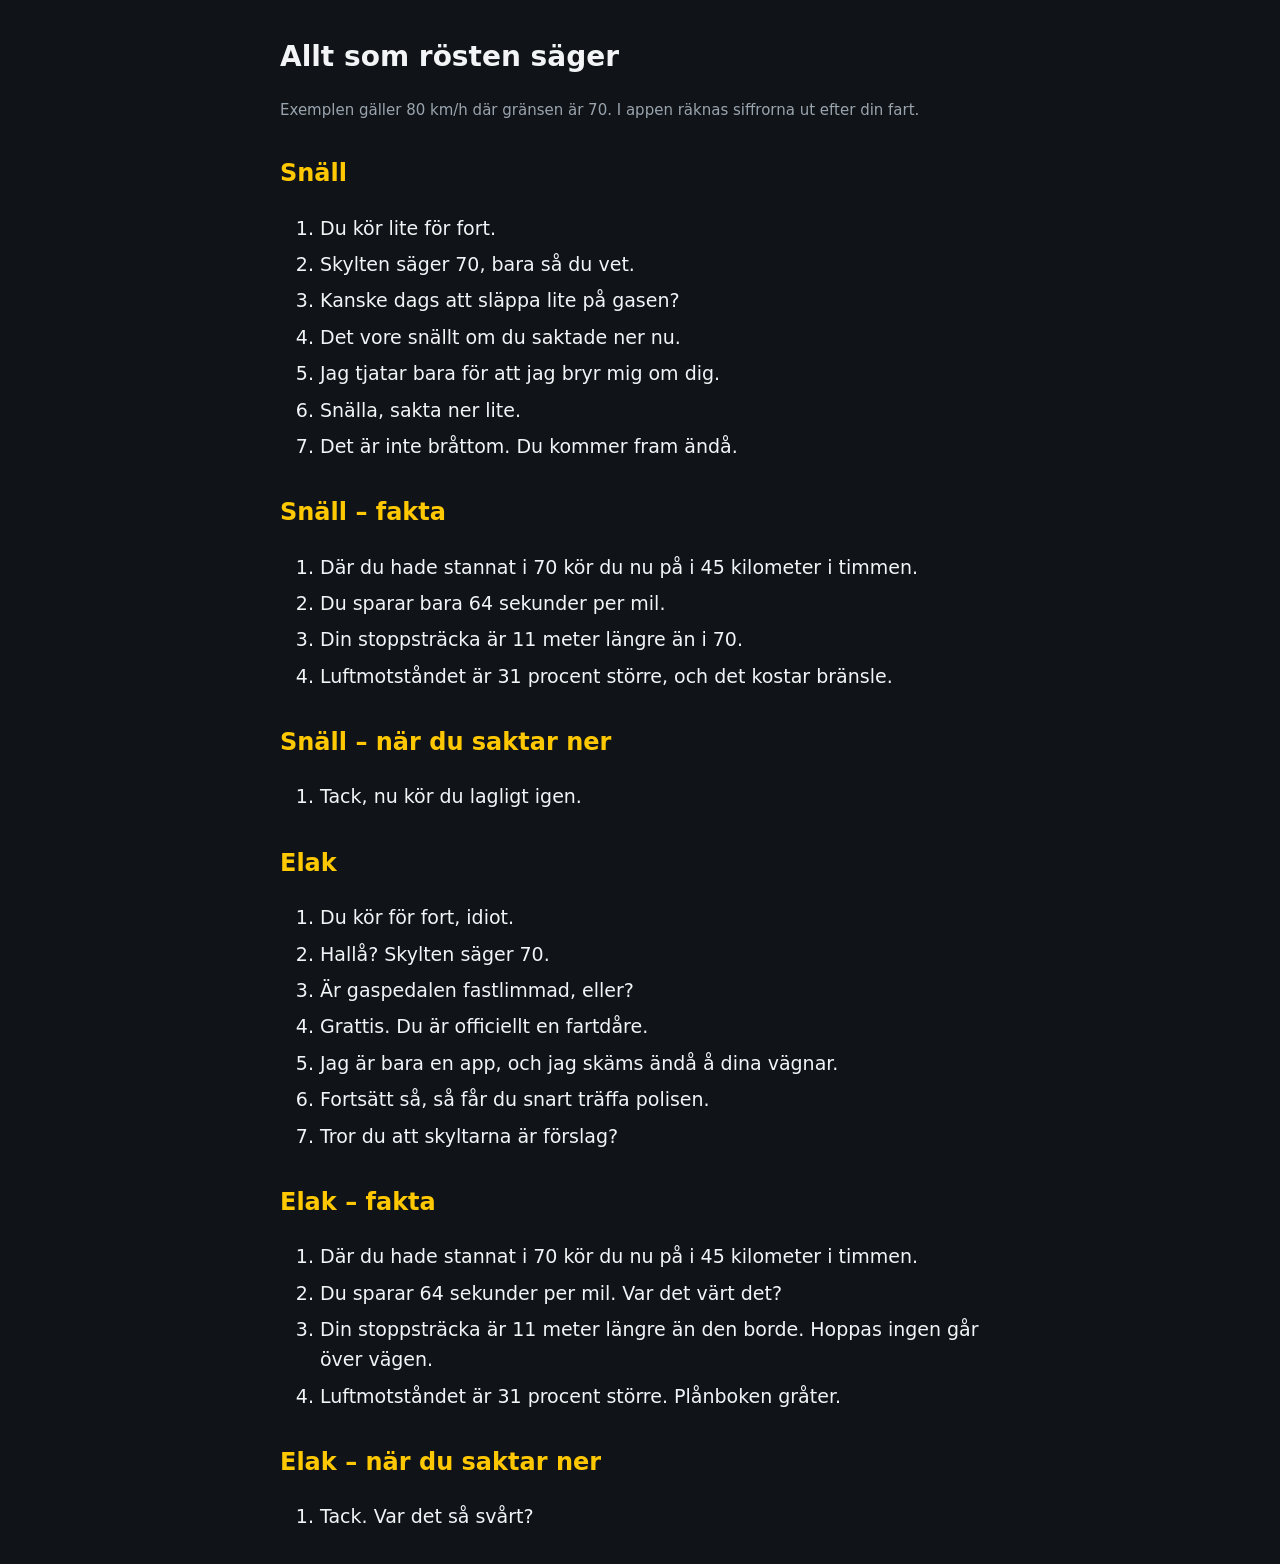
<file: webb/fraser.html>
<!doctype html>
<html lang="sv">
<head>
  <meta charset="utf-8">
  <meta name="viewport" content="width=device-width, initial-scale=1">
  <meta name="robots" content="noindex">
  <title>Fraser</title>
  <style>
    body { margin: 0; background: #101418; color: #f2f4f6; font-family: system-ui, sans-serif;
           line-height: 1.6; padding: 16px; }
    main { max-width: 720px; margin: 0 auto; }
    h1 { font-size: 28px; }
    h2 { margin-top: 32px; color: #ffc800; }
    p.info { color: #9aa4ae; font-size: 15px; }
    li { margin: 6px 0; font-size: 19px; }
  </style>
</head>
<body>
<main>
  <h1>Allt som rösten säger</h1>
  <p class="info">Exemplen gäller 80 km/h där gränsen är 70. I appen räknas siffrorna ut efter din fart.</p>

  <h2>Snäll</h2>
  <ol>
    <li>Du kör lite för fort.</li>
    <li>Skylten säger 70, bara så du vet.</li>
    <li>Kanske dags att släppa lite på gasen?</li>
    <li>Det vore snällt om du saktade ner nu.</li>
    <li>Jag tjatar bara för att jag bryr mig om dig.</li>
    <li>Snälla, sakta ner lite.</li>
    <li>Det är inte bråttom. Du kommer fram ändå.</li>
  </ol>

  <h2>Snäll – fakta</h2>
  <ol>
    <li>Där du hade stannat i 70 kör du nu på i 45 kilometer i timmen.</li>
    <li>Du sparar bara 64 sekunder per mil.</li>
    <li>Din stoppsträcka är 11 meter längre än i 70.</li>
    <li>Luftmotståndet är 31 procent större, och det kostar bränsle.</li>
  </ol>

  <h2>Snäll – när du saktar ner</h2>
  <ol>
    <li>Tack, nu kör du lagligt igen.</li>
  </ol>

  <h2>Elak</h2>
  <ol>
    <li>Du kör för fort, idiot.</li>
    <li>Hallå? Skylten säger 70.</li>
    <li>Är gaspedalen fastlimmad, eller?</li>
    <li>Grattis. Du är officiellt en fartdåre.</li>
    <li>Jag är bara en app, och jag skäms ändå å dina vägnar.</li>
    <li>Fortsätt så, så får du snart träffa polisen.</li>
    <li>Tror du att skyltarna är förslag?</li>
  </ol>

  <h2>Elak – fakta</h2>
  <ol>
    <li>Där du hade stannat i 70 kör du nu på i 45 kilometer i timmen.</li>
    <li>Du sparar 64 sekunder per mil. Var det värt det?</li>
    <li>Din stoppsträcka är 11 meter längre än den borde. Hoppas ingen går över vägen.</li>
    <li>Luftmotståndet är 31 procent större. Plånboken gråter.</li>
  </ol>

  <h2>Elak – när du saktar ner</h2>
  <ol>
    <li>Tack. Var det så svårt?</li>
  </ol>
</main>
</body>
</html>
</file>
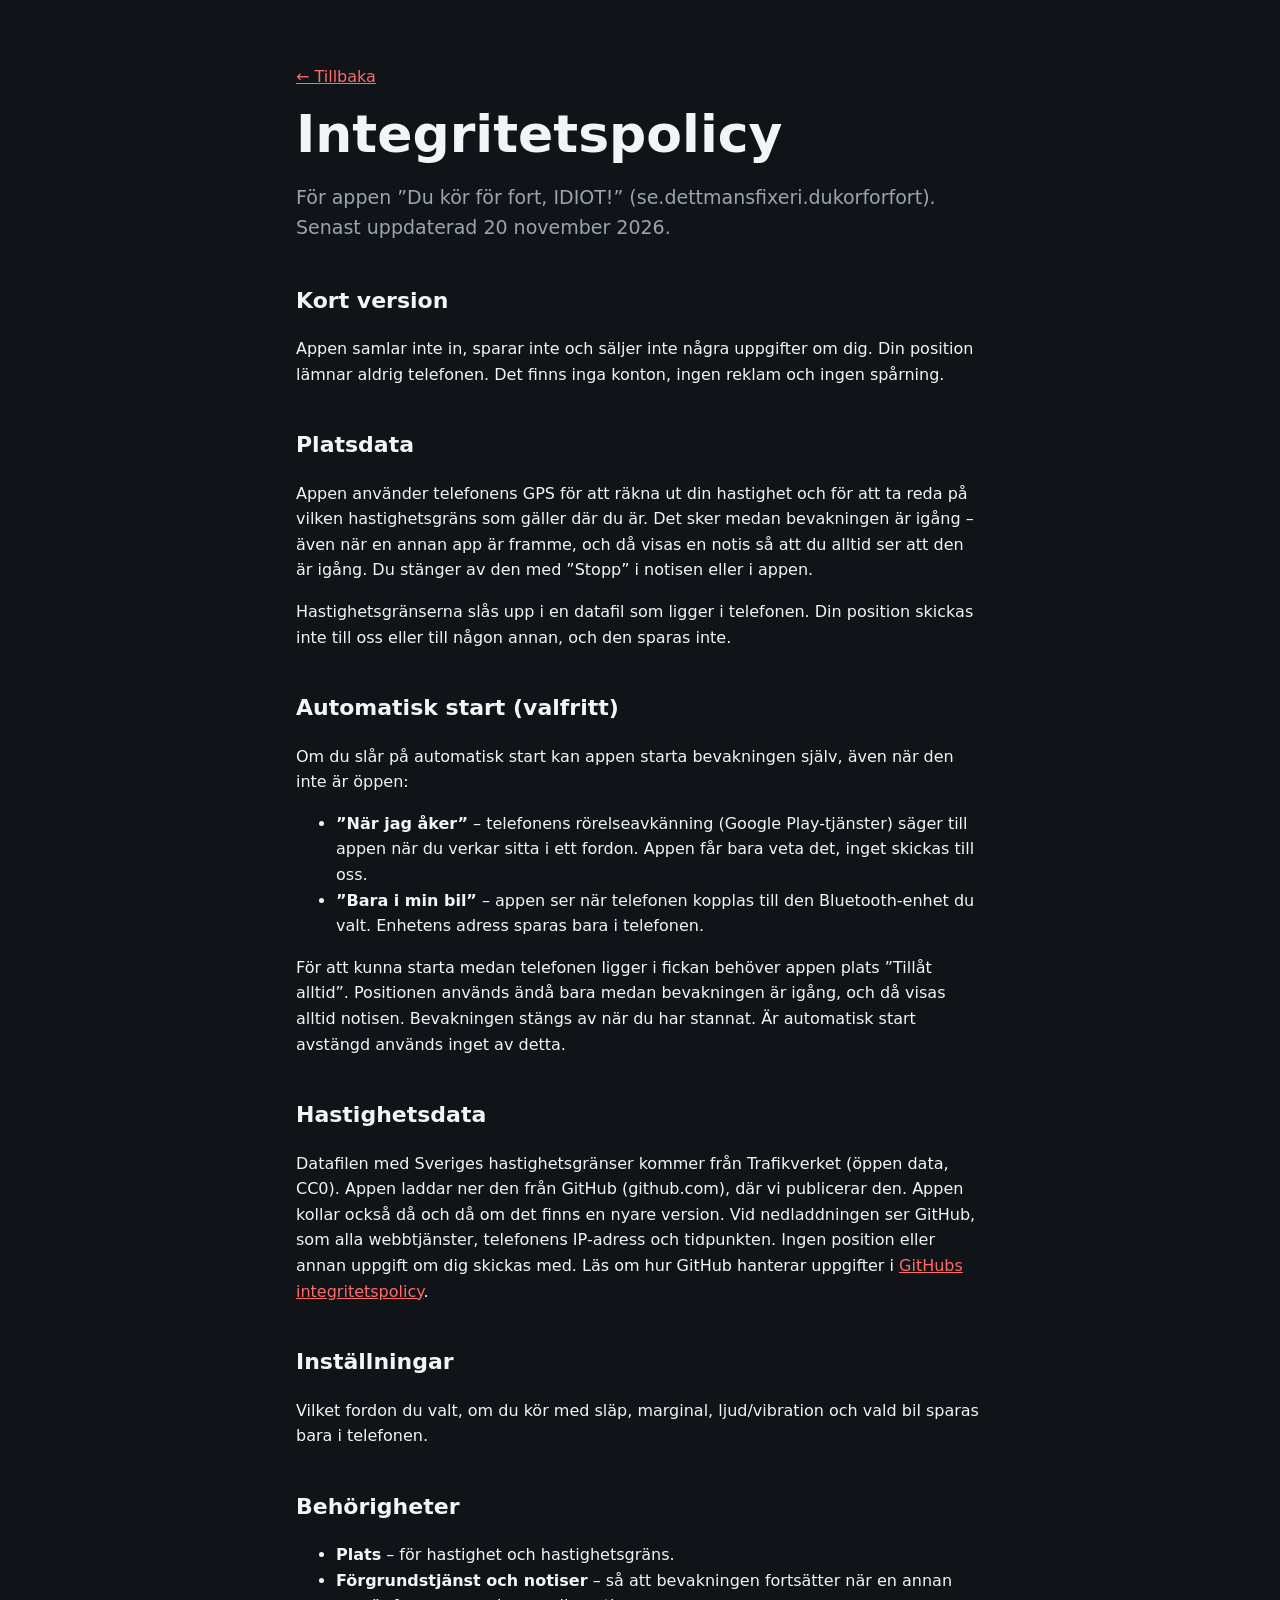
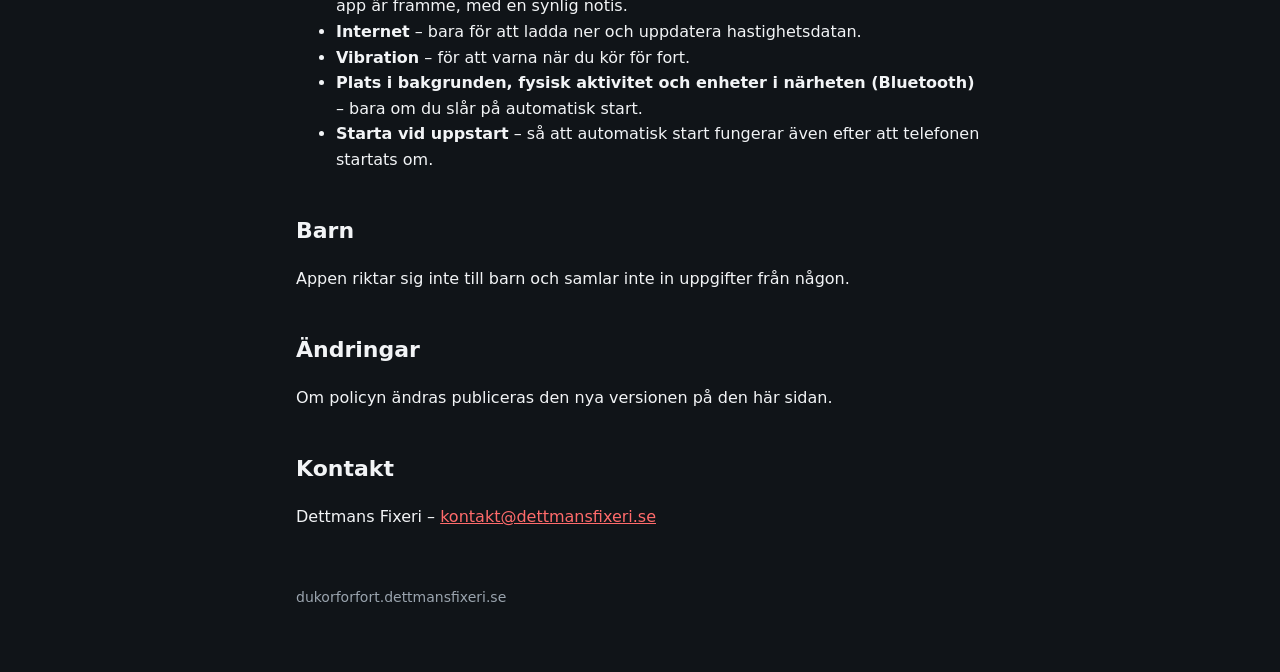
<file: webb/integritetspolicy.html>
<!doctype html>
<html lang="sv">
<head>
  <meta charset="utf-8">
  <meta name="viewport" content="width=device-width, initial-scale=1">
  <title>Integritetspolicy – Du kör för fort, IDIOT!</title>
  <link rel="stylesheet" href="style.css">
</head>
<body>
<main>
  <p><a href="index.html">← Tillbaka</a></p>
  <h1>Integritetspolicy</h1>
  <p class="lead">För appen ”Du kör för fort, IDIOT!” (se.dettmansfixeri.dukorforfort). Senast uppdaterad 20 november 2026.</p>

  <h2>Kort version</h2>
  <p>Appen samlar inte in, sparar inte och säljer inte några uppgifter om dig. Din position lämnar aldrig telefonen. Det finns inga konton, ingen reklam och ingen spårning.</p>

  <h2>Platsdata</h2>
  <p>Appen använder telefonens GPS för att räkna ut din hastighet och för att ta reda på vilken hastighetsgräns som gäller där du är. Det sker medan bevakningen är igång – även när en annan app är framme, och då visas en notis så att du alltid ser att den är igång. Du stänger av den med ”Stopp” i notisen eller i appen.</p>
  <p>Hastighetsgränserna slås upp i en datafil som ligger i telefonen. Din position skickas inte till oss eller till någon annan, och den sparas inte.</p>

  <h2>Automatisk start (valfritt)</h2>
  <p>Om du slår på automatisk start kan appen starta bevakningen själv, även när den inte är öppen:</p>
  <ul>
    <li><strong>”När jag åker”</strong> – telefonens rörelseavkänning (Google Play-tjänster) säger till appen när du verkar sitta i ett fordon. Appen får bara veta det, inget skickas till oss.</li>
    <li><strong>”Bara i min bil”</strong> – appen ser när telefonen kopplas till den Bluetooth-enhet du valt. Enhetens adress sparas bara i telefonen.</li>
  </ul>
  <p>För att kunna starta medan telefonen ligger i fickan behöver appen plats ”Tillåt alltid”. Positionen används ändå bara medan bevakningen är igång, och då visas alltid notisen. Bevakningen stängs av när du har stannat. Är automatisk start avstängd används inget av detta.</p>

  <h2>Hastighetsdata</h2>
  <p>Datafilen med Sveriges hastighetsgränser kommer från Trafikverket (öppen data, CC0). Appen laddar ner den från GitHub (github.com), där vi publicerar den. Appen kollar också då och då om det finns en nyare version. Vid nedladdningen ser GitHub, som alla webbtjänster, telefonens IP-adress och tidpunkten. Ingen position eller annan uppgift om dig skickas med. Läs om hur GitHub hanterar uppgifter i <a href="https://docs.github.com/site-policy/privacy-policies/github-general-privacy-statement">GitHubs integritetspolicy</a>.</p>

  <h2>Inställningar</h2>
  <p>Vilket fordon du valt, om du kör med släp, marginal, ljud/vibration och vald bil sparas bara i telefonen.</p>

  <h2>Behörigheter</h2>
  <ul>
    <li><strong>Plats</strong> – för hastighet och hastighetsgräns.</li>
    <li><strong>Förgrundstjänst och notiser</strong> – så att bevakningen fortsätter när en annan app är framme, med en synlig notis.</li>
    <li><strong>Internet</strong> – bara för att ladda ner och uppdatera hastighetsdatan.</li>
    <li><strong>Vibration</strong> – för att varna när du kör för fort.</li>
    <li><strong>Plats i bakgrunden, fysisk aktivitet och enheter i närheten (Bluetooth)</strong> – bara om du slår på automatisk start.</li>
    <li><strong>Starta vid uppstart</strong> – så att automatisk start fungerar även efter att telefonen startats om.</li>
  </ul>

  <h2>Barn</h2>
  <p>Appen riktar sig inte till barn och samlar inte in uppgifter från någon.</p>

  <h2>Ändringar</h2>
  <p>Om policyn ändras publiceras den nya versionen på den här sidan.</p>

  <h2>Kontakt</h2>
  <p>Dettmans Fixeri – <a href="mailto:kontakt@dettmansfixeri.se">kontakt@dettmansfixeri.se</a></p>

  <footer>dukorforfort.dettmansfixeri.se</footer>
</main>
</body>
</html>
</file>
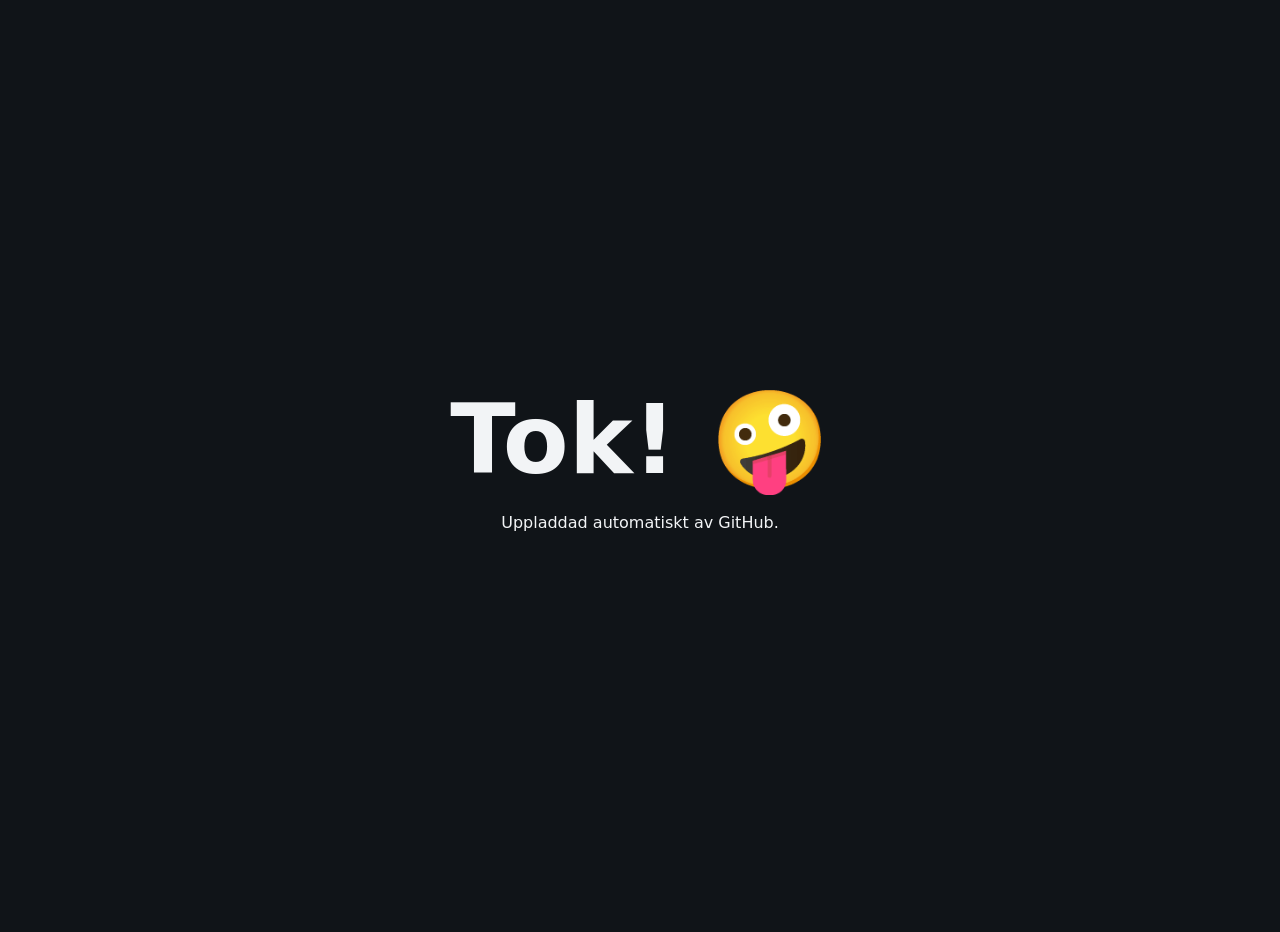
<file: webb/tok.html>
<!doctype html>
<html lang="sv">
<head>
  <meta charset="utf-8">
  <meta name="viewport" content="width=device-width, initial-scale=1">
  <title>Tok</title>
  <style>
    body { margin: 0; min-height: 100vh; display: grid; place-items: center; background: #101418; color: #f2f4f6;
           font-family: system-ui, sans-serif; text-align: center; padding: 16px; }
    h1 { font-size: clamp(40px, 12vw, 96px); margin: 0; }
  </style>
</head>
<body>
  <div>
    <h1>Tok! 🤪</h1>
    <p>Uppladdad automatiskt av GitHub.</p>
  </div>
</body>
</html>
</file>
<file: webb/style.css>
:root {
  --bg: #101418;
  --fg: #f2f4f6;
  --muted: #9aa4ae;
  --red: #d32f2f;
  --card: #1a2027;
}
* { box-sizing: border-box; }
body {
  margin: 0;
  background: var(--bg);
  color: var(--fg);
  font-family: system-ui, -apple-system, "Segoe UI", Roboto, sans-serif;
  line-height: 1.6;
}
main { max-width: 720px; margin: 0 auto; padding: 48px 16px 64px; }
/* Tratex – typsnittet på svenska vägmärken (Transportstyrelsen) */
@font-face { font-family: "Tratex"; src: url("fonts/TratexSvart.ttf") format("truetype"); font-display: swap; }
@font-face { font-family: "TratexVersal"; src: url("fonts/TratexPosVersal.ttf") format("truetype"); font-display: swap; }

/* ---------- Intro ---------- */
/* Färgen på skenet bakom: grönt under gränsen, gult på gränsen, rött över */
@property --glow { syntax: "<color>"; inherits: true; initial-value: rgba(0, 0, 0, 0); }
.hero {
  position: relative;
  max-width: 720px; margin: 0 auto; padding: 40px 16px 8px;
  --glow: rgba(0, 0, 0, 0);
  transition: --glow .35s;
}
.hero.counting { --glow: rgba(46, 204, 113, .38); }
.hero.at-limit { --glow: rgba(255, 200, 0, .42); }
.hero.over     { --glow: rgba(229, 57, 53, .5); }
html, body { overflow-x: clip; }
/* Skenet sträcker sig över hela bredden, utan hårda kanter */
.hero::before {
  content: ""; position: absolute; top: -40px; bottom: 0; left: calc(50% - 50vw); right: calc(50% - 50vw);
  background: radial-gradient(ellipse 60% 70% at 40% 25%, var(--glow), transparent 70%);
  pointer-events: none;
}
.hero.over::before { animation: glow .45s ease-in-out infinite alternate; }
.hero.done::before { animation: none; opacity: .55; }
@keyframes glow { from { opacity: .35; } to { opacity: 1; } }

.hero-row { position: relative; display: flex; align-items: center; gap: clamp(16px, 5vw, 40px); }
.sign { display: block; width: clamp(110px, 28vw, 160px); height: auto; flex: none; }
.hero.lvl3 .sign { animation: shake .1s linear 8; }
@keyframes shake {
  0%, 100% { transform: translate(0, 0); } 25% { transform: translate(-2px, 1px); }
  50% { transform: translate(2px, -1px); } 75% { transform: translate(-1px, -1px); }
}

.meter { position: relative; display: flex; align-items: baseline; gap: 10px; font-variant-numeric: tabular-nums; }
.speed {
  display: inline-block;
  font-family: "Tratex", system-ui, sans-serif;
  font-size: clamp(72px, 22vw, 136px); line-height: 1; color: #fff;
  min-width: 2ch; text-align: right;
  transform-origin: 50% 60%;
  transition: color .15s, transform .18s cubic-bezier(.3, 1.8, .5, 1);
}
/* Upptrappning över gränsen */
.hero.lvl2 .speed { transform: scale(1.12); }
.hero.lvl3 .speed { transform: scale(1.24); }
.hero.lvl2 .meter { animation: shake-s .11s linear infinite; }
.hero.lvl3 .meter { animation: shake-l .06s linear infinite; }
.hero.done .meter { animation: none; }
@keyframes shake-s {
  0%, 100% { transform: translate(0, 0); } 25% { transform: translate(-2px, 1px); }
  50% { transform: translate(2px, -1px); } 75% { transform: translate(-1px, -2px); }
}
@keyframes shake-l {
  0%, 100% { transform: translate(0, 0) rotate(0); } 20% { transform: translate(-6px, 3px) rotate(-1.5deg); }
  40% { transform: translate(5px, -4px) rotate(1deg); } 60% { transform: translate(-4px, -3px) rotate(1.5deg); }
  80% { transform: translate(6px, 4px) rotate(-1deg); }
}
/* Gnistor */
.spark {
  position: absolute; z-index: 5; width: var(--w); height: 5px; margin: -2.5px 0 0 0;
  border-radius: 3px; pointer-events: none;
  background: linear-gradient(90deg, rgba(255, 59, 48, 0), #ff3b30 35%, #fff3e0);
  box-shadow: 0 0 12px 3px rgba(255, 70, 40, .85);
  transform-origin: 0 50%;
  animation: spark var(--t) cubic-bezier(.15, .7, .3, 1) forwards;
}
@keyframes spark {
  0% { transform: rotate(var(--a)) translateX(12px); opacity: 1; }
  70% { opacity: 1; }
  100% { transform: rotate(var(--a)) translateX(var(--d)) scaleX(.3); opacity: 0; }
}
.unit { font-size: clamp(18px, 5vw, 26px); color: var(--muted); }
.hero.at-limit .speed { color: #FFC800; text-shadow: 0 0 20px rgba(255, 200, 0, .45); }
.hero.over .speed { color: #ff3b30; text-shadow: 0 0 24px rgba(255, 59, 48, .6); }

/* "Du kör för fort" + IDIOT-tavlan snett bakom */
.verdict { position: relative; display: inline-block; margin: 28px 0 40px; min-height: 1.2em; }
.verdict-text {
  position: relative; z-index: 2; margin: 0;
  font-size: clamp(40px, 11vw, 76px); line-height: 1; font-weight: 900; letter-spacing: -.02em;
  color: #fff;
  text-shadow: 0 3px 0 #000, 0 0 18px rgba(0, 0, 0, .7);
  opacity: 0; transform: scale(2.2); filter: blur(6px);
}
.hero.show-text .verdict-text {
  animation: slam .45s cubic-bezier(.2, 1.6, .4, 1) forwards;
}
@keyframes slam {
  0% { opacity: 0; transform: scale(2.2); filter: blur(6px); }
  60% { opacity: 1; filter: blur(0); }
  100% { opacity: 1; transform: scale(1); filter: blur(0); }
}
.plate {
  position: absolute; z-index: 3; /* ovanpå texten */
  width: clamp(130px, 36vw, 230px); height: auto;
  right: clamp(-150px, -22vw, -70px); bottom: -55%;
  filter: drop-shadow(0 8px 14px rgba(0, 0, 0, .55));
  opacity: 0;
  transform: translate(140%, -260%) rotate(40deg) scale(1.6);
}
@media (max-width: 560px) {
  .plate { width: 118px; right: -4px; bottom: -78%; }
  .verdict { margin-bottom: 52px; }
}
.hero.show-plate .plate { animation: flyin .7s cubic-bezier(.25, 1.35, .45, 1) forwards; }
@keyframes flyin {
  0% { opacity: 0; transform: translate(140%, -260%) rotate(40deg) scale(1.6); }
  25% { opacity: 1; }
  100% { opacity: 1; transform: translate(0, 0) rotate(-9deg) scale(1); }
}

.replay {
  position: absolute; top: 12px; right: 16px;
  background: none; border: 1px solid rgba(255, 255, 255, .2); color: var(--muted);
  border-radius: 999px; padding: 4px 12px; font: inherit; font-size: 13px; cursor: pointer;
  opacity: 0; transition: opacity .3s;
}
.hero.done .replay { opacity: 1; }
.replay:hover { color: var(--fg); border-color: rgba(255, 255, 255, .5); }
.hero + main { padding-top: 8px; }

h1 { font-size: clamp(32px, 7vw, 52px); line-height: 1.1; margin: 0 0 12px; font-weight: 900; }
h2 { margin-top: 40px; font-size: 22px; }
p, li { color: var(--fg); }
.lead { font-size: 19px; color: var(--muted); }
.card { background: var(--card); border-radius: 12px; padding: 20px 24px; margin: 24px 0; }
a { color: #ff6b6b; }
.btn {
  display: inline-block; background: var(--red); color: #fff; text-decoration: none;
  padding: 12px 22px; border-radius: 8px; font-weight: 700; margin-top: 8px;
}
.muted-small { color: var(--muted); font-size: 14px; margin-top: 8px; }
footer { margin-top: 56px; color: var(--muted); font-size: 14px; }
</file>
